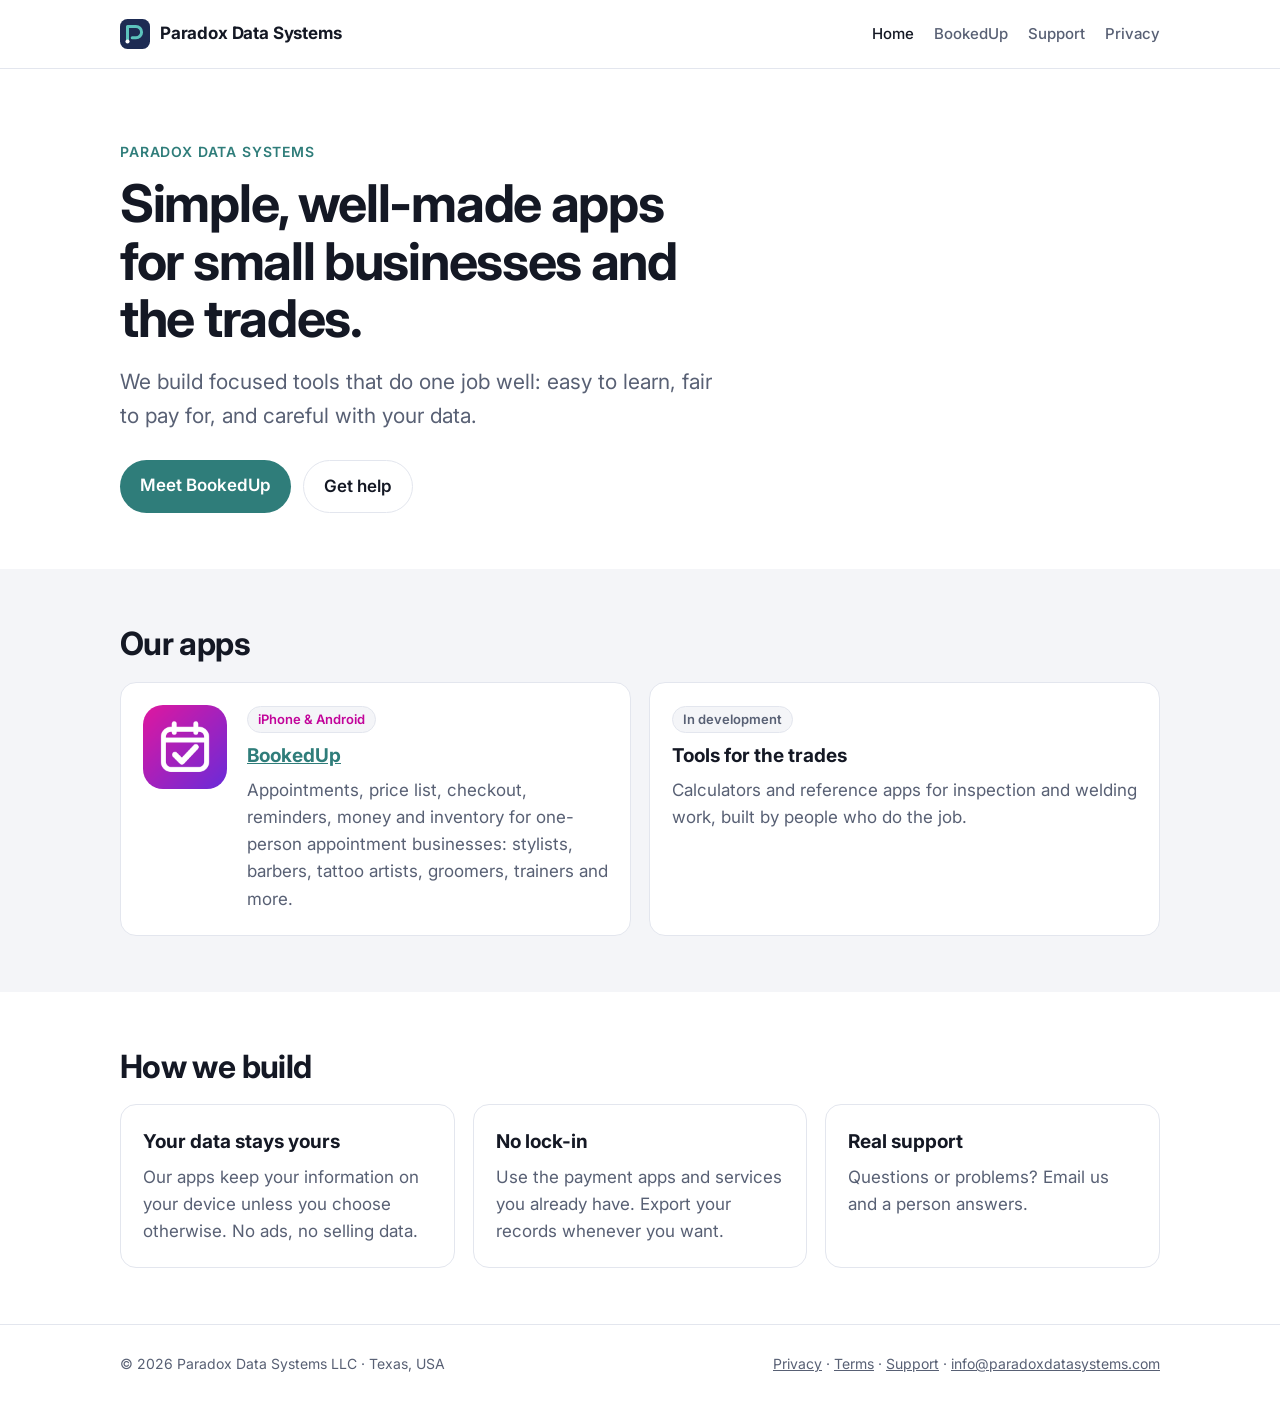
<file: index.html>
<!doctype html>
<html lang="en">
<head>
<meta charset="utf-8">
<meta name="viewport" content="width=device-width, initial-scale=1">
<title>Paradox Data Systems</title>
<meta name="description" content="Simple, well-made apps for small businesses and the trades, including BookedUp.">
<meta name="color-scheme" content="light dark">
<link rel="icon" href="./img/favicon.svg" type="image/svg+xml">
<link rel="preconnect" href="https://fonts.googleapis.com"><link rel="preconnect" href="https://fonts.gstatic.com" crossorigin>
<link href="https://fonts.googleapis.com/css2?family=Inter:wght@400;500;600;700&display=swap" rel="stylesheet">
<link rel="stylesheet" href="./style.css">
</head>
<body>
<header class="top"><div class="wrap">
  <a class="brand" href="./"><svg class="mark" viewBox="0 0 32 32" aria-hidden="true"><rect width="32" height="32" rx="8" fill="#1d2b53"/><path d="M8 24V8h9a6 6 0 0 1 0 12h-4" fill="none" stroke="#5cc3bd" stroke-width="3.2" stroke-linecap="round" stroke-linejoin="round"/><circle cx="8" cy="24" r="2.2" fill="#ffffff"/></svg><span>Paradox Data Systems</span></a>
  <nav class="nav" aria-label="Main"><a href="./" aria-current="page">Home</a><a href="./bookedup/">BookedUp</a><a href="./support/">Support</a><a href="./privacy/">Privacy</a></nav>
</div></header>
<main>

<div class="hero"><div class="wrap">
  <p class="eyebrow">Paradox Data Systems</p>
  <h1>Simple, well-made apps for small businesses and the trades.</h1>
  <p class="lead">We build focused tools that do one job well: easy to learn, fair to pay for, and careful with your data.</p>
  <div class="btns"><a class="btn" href="bookedup/">Meet BookedUp</a><a class="btn ghost" href="support/">Get help</a></div>
</div></div>

<section class="soft"><div class="wrap">
  <h2>Our apps</h2>
  <div class="grid" style="margin-top:18px">
    <div class="card product">
      <img src="img/bookedup-icon.png" alt="BookedUp app icon" width="84" height="84">
      <div>
        <span class="tag live">iPhone &amp; Android</span>
        <h3 style="margin-top:8px"><a href="bookedup/">BookedUp</a></h3>
        <p>Appointments, price list, checkout, reminders, money and inventory for one-person appointment businesses: stylists, barbers, tattoo artists, groomers, trainers and more.</p>
      </div>
    </div>
    <div class="card">
      <span class="tag">In development</span>
      <h3 style="margin-top:8px">Tools for the trades</h3>
      <p>Calculators and reference apps for inspection and welding work, built by people who do the job.</p>
    </div>
  </div>
</div></section>

<section><div class="wrap">
  <h2>How we build</h2>
  <div class="grid" style="margin-top:18px">
    <div class="card"><h3>Your data stays yours</h3><p>Our apps keep your information on your device unless you choose otherwise. No ads, no selling data.</p></div>
    <div class="card"><h3>No lock-in</h3><p>Use the payment apps and services you already have. Export your records whenever you want.</p></div>
    <div class="card"><h3>Real support</h3><p>Questions or problems? Email us and a person answers.</p></div>
  </div>
</div></section>

</main>
<footer><div class="wrap">
  <span>&copy; 2026 Paradox Data Systems LLC &middot; Texas, USA</span>
  <span><a href="./privacy/">Privacy</a> &middot; <a href="./terms/">Terms</a> &middot; <a href="./support/">Support</a> &middot; <a href="mailto:info@paradoxdatasystems.com">info@paradoxdatasystems.com</a></span>
</div></footer>
</body>
</html>
</file>
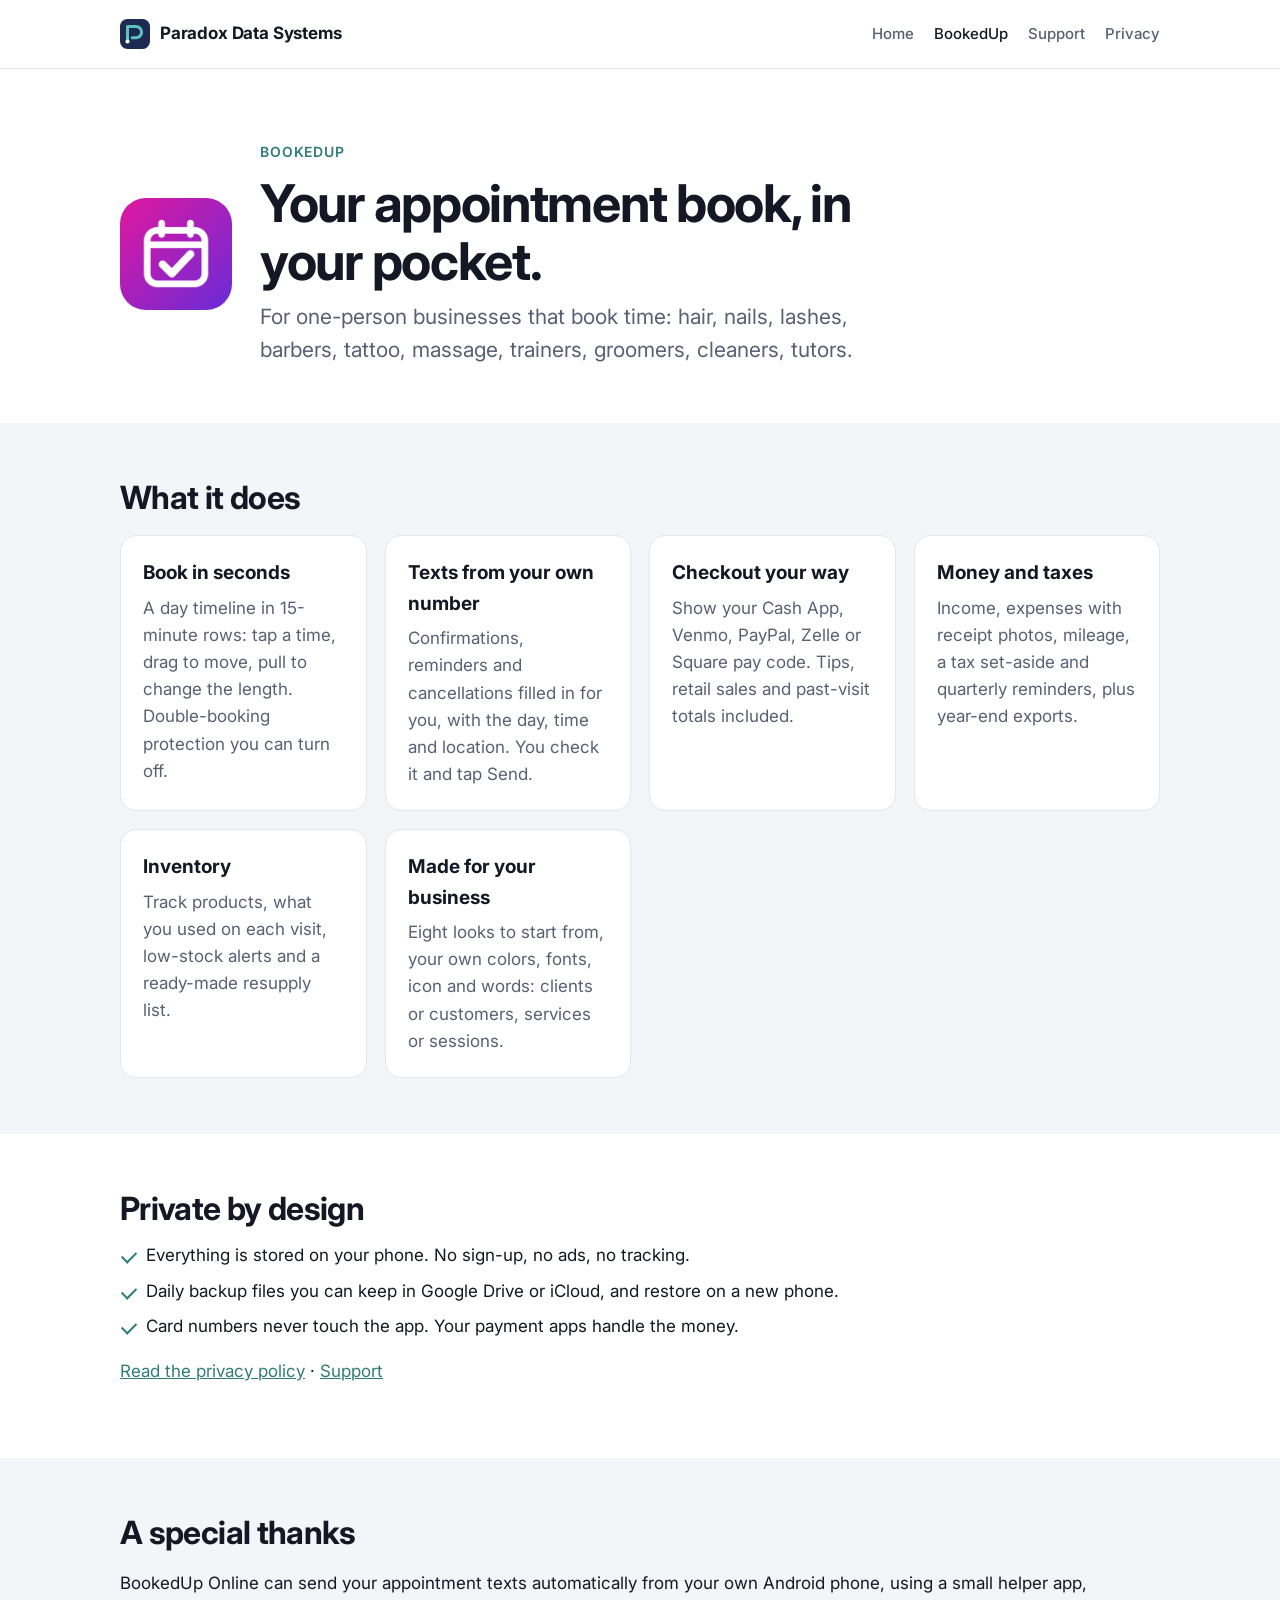
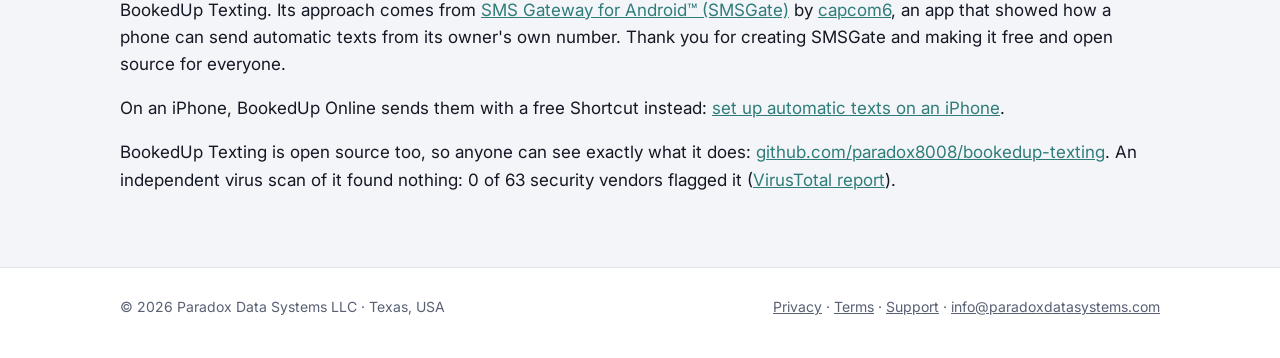
<file: bookedup/index.html>
<!doctype html>
<html lang="en">
<head>
<meta charset="utf-8">
<meta name="viewport" content="width=device-width, initial-scale=1">
<title>BookedUp by Paradox Data Systems</title>
<meta name="description" content="BookedUp: appointments, texts, checkout, money and inventory for one-person appointment businesses.">
<meta name="color-scheme" content="light dark">
<link rel="icon" href="../img/favicon.svg" type="image/svg+xml">
<link rel="preconnect" href="https://fonts.googleapis.com"><link rel="preconnect" href="https://fonts.gstatic.com" crossorigin>
<link href="https://fonts.googleapis.com/css2?family=Inter:wght@400;500;600;700&display=swap" rel="stylesheet">
<link rel="stylesheet" href="../style.css">
</head>
<body>
<header class="top"><div class="wrap">
  <a class="brand" href="../"><svg class="mark" viewBox="0 0 32 32" aria-hidden="true"><rect width="32" height="32" rx="8" fill="#1d2b53"/><path d="M8 24V8h9a6 6 0 0 1 0 12h-4" fill="none" stroke="#5cc3bd" stroke-width="3.2" stroke-linecap="round" stroke-linejoin="round"/><circle cx="8" cy="24" r="2.2" fill="#ffffff"/></svg><span>Paradox Data Systems</span></a>
  <nav class="nav" aria-label="Main"><a href="../">Home</a><a href="../bookedup/" aria-current="page">BookedUp</a><a href="../support/">Support</a><a href="../privacy/">Privacy</a></nav>
</div></header>
<main>

<div class="hero"><div class="wrap app-hero">
  <img src="../img/bookedup-icon.png" alt="BookedUp app icon" width="112" height="112" style="border-radius:26px">
  <div>
    <p class="eyebrow">BookedUp</p>
    <h1 style="margin-bottom:10px">Your appointment book, in your pocket.</h1>
    <p class="lead" style="margin:0">For one-person businesses that book time: hair, nails, lashes, barbers, tattoo, massage, trainers, groomers, cleaners, tutors.</p>
  </div>
</div></div>

<section class="soft"><div class="wrap">
  <h2>What it does</h2>
  <div class="grid" style="margin-top:18px">
    <div class="card"><h3>Book in seconds</h3><p>A day timeline in 15-minute rows: tap a time, drag to move, pull to change the length. Double-booking protection you can turn off.</p></div>
    <div class="card"><h3>Texts from your own number</h3><p>Confirmations, reminders and cancellations filled in for you, with the day, time and location. You check it and tap Send.</p></div>
    <div class="card"><h3>Checkout your way</h3><p>Show your Cash App, Venmo, PayPal, Zelle or Square pay code. Tips, retail sales and past-visit totals included.</p></div>
    <div class="card"><h3>Money and taxes</h3><p>Income, expenses with receipt photos, mileage, a tax set-aside and quarterly reminders, plus year-end exports.</p></div>
    <div class="card"><h3>Inventory</h3><p>Track products, what you used on each visit, low-stock alerts and a ready-made resupply list.</p></div>
    <div class="card"><h3>Made for your business</h3><p>Eight looks to start from, your own colors, fonts, icon and words: clients or customers, services or sessions.</p></div>
  </div>
</div></section>

<section><div class="wrap">
  <h2>Private by design</h2>
  <ul class="ticks">
    <li>Everything is stored on your phone. No sign-up, no ads, no tracking.</li>
    <li>Daily backup files you can keep in Google Drive or iCloud, and restore on a new phone.</li>
    <li>Card numbers never touch the app. Your payment apps handle the money.</li>
  </ul>
  <p style="margin-top:18px"><a href="../privacy/">Read the privacy policy</a> &middot; <a href="../support/">Support</a></p>
</div></section>

<section class="soft"><div class="wrap">
  <h2>A special thanks</h2>
  <p>BookedUp Online can send your appointment texts automatically from your own Android phone, using a small helper app, BookedUp Texting. Its approach comes from <a href="https://sms-gate.app">SMS Gateway for Android&trade; (SMSGate)</a> by <a href="https://github.com/capcom6">capcom6</a>, an app that showed how a phone can send automatic texts from its owner's own number. Thank you for creating SMSGate and making it free and open source for everyone.</p>
  <p>On an iPhone, BookedUp Online sends them with a free Shortcut instead: <a href="iphone-texts/">set up automatic texts on an iPhone</a>.</p>
  <p>BookedUp Texting is open source too, so anyone can see exactly what it does: <a href="https://github.com/paradox8008/bookedup-texting">github.com/paradox8008/bookedup-texting</a>. An independent virus scan of it found nothing: 0 of 63 security vendors flagged it (<a href="https://www.virustotal.com/gui/file/59bee5a8852191fafc49106bba1d7608e408feddc92a29aa963ddacdf9739ad3">VirusTotal report</a>).</p>
</div></section>

</main>
<footer><div class="wrap">
  <span>&copy; 2026 Paradox Data Systems LLC &middot; Texas, USA</span>
  <span><a href="../privacy/">Privacy</a> &middot; <a href="../terms/">Terms</a> &middot; <a href="../support/">Support</a> &middot; <a href="mailto:info@paradoxdatasystems.com">info@paradoxdatasystems.com</a></span>
</div></footer>
</body>
</html>
</file>
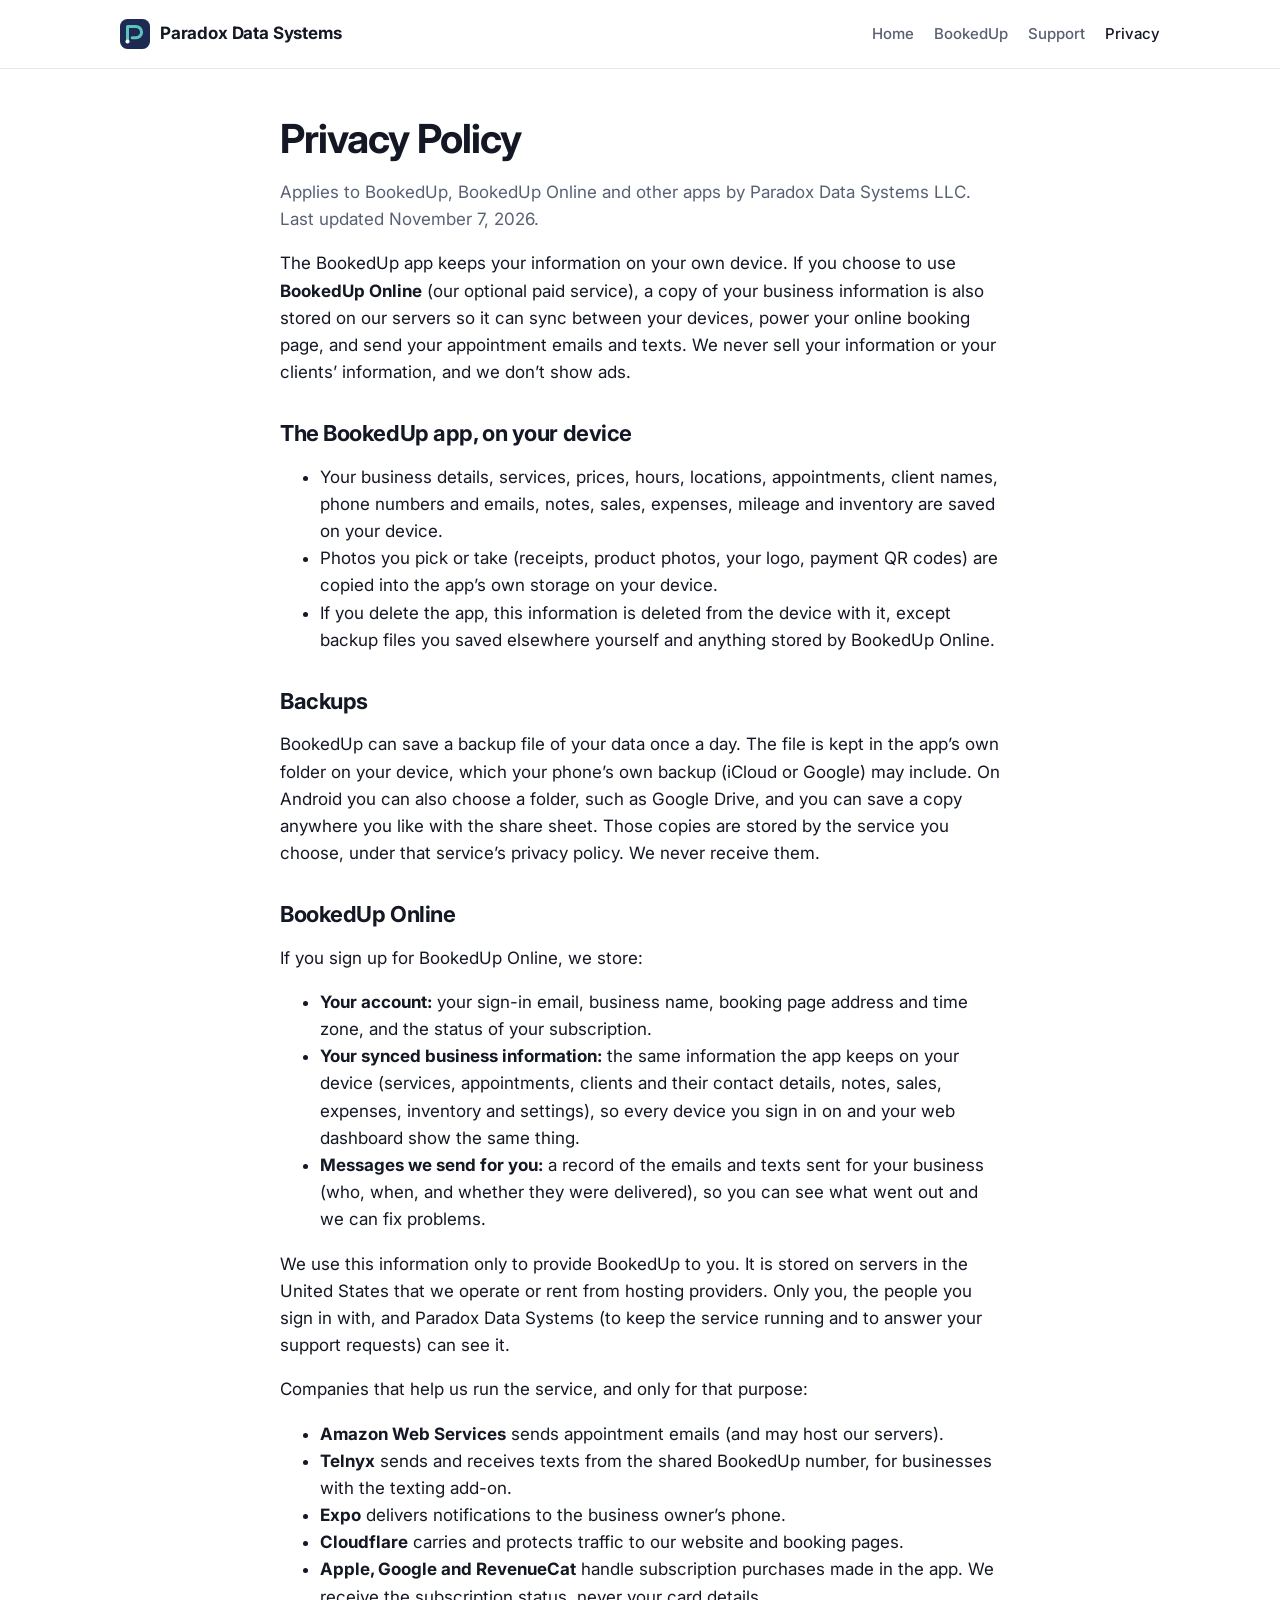
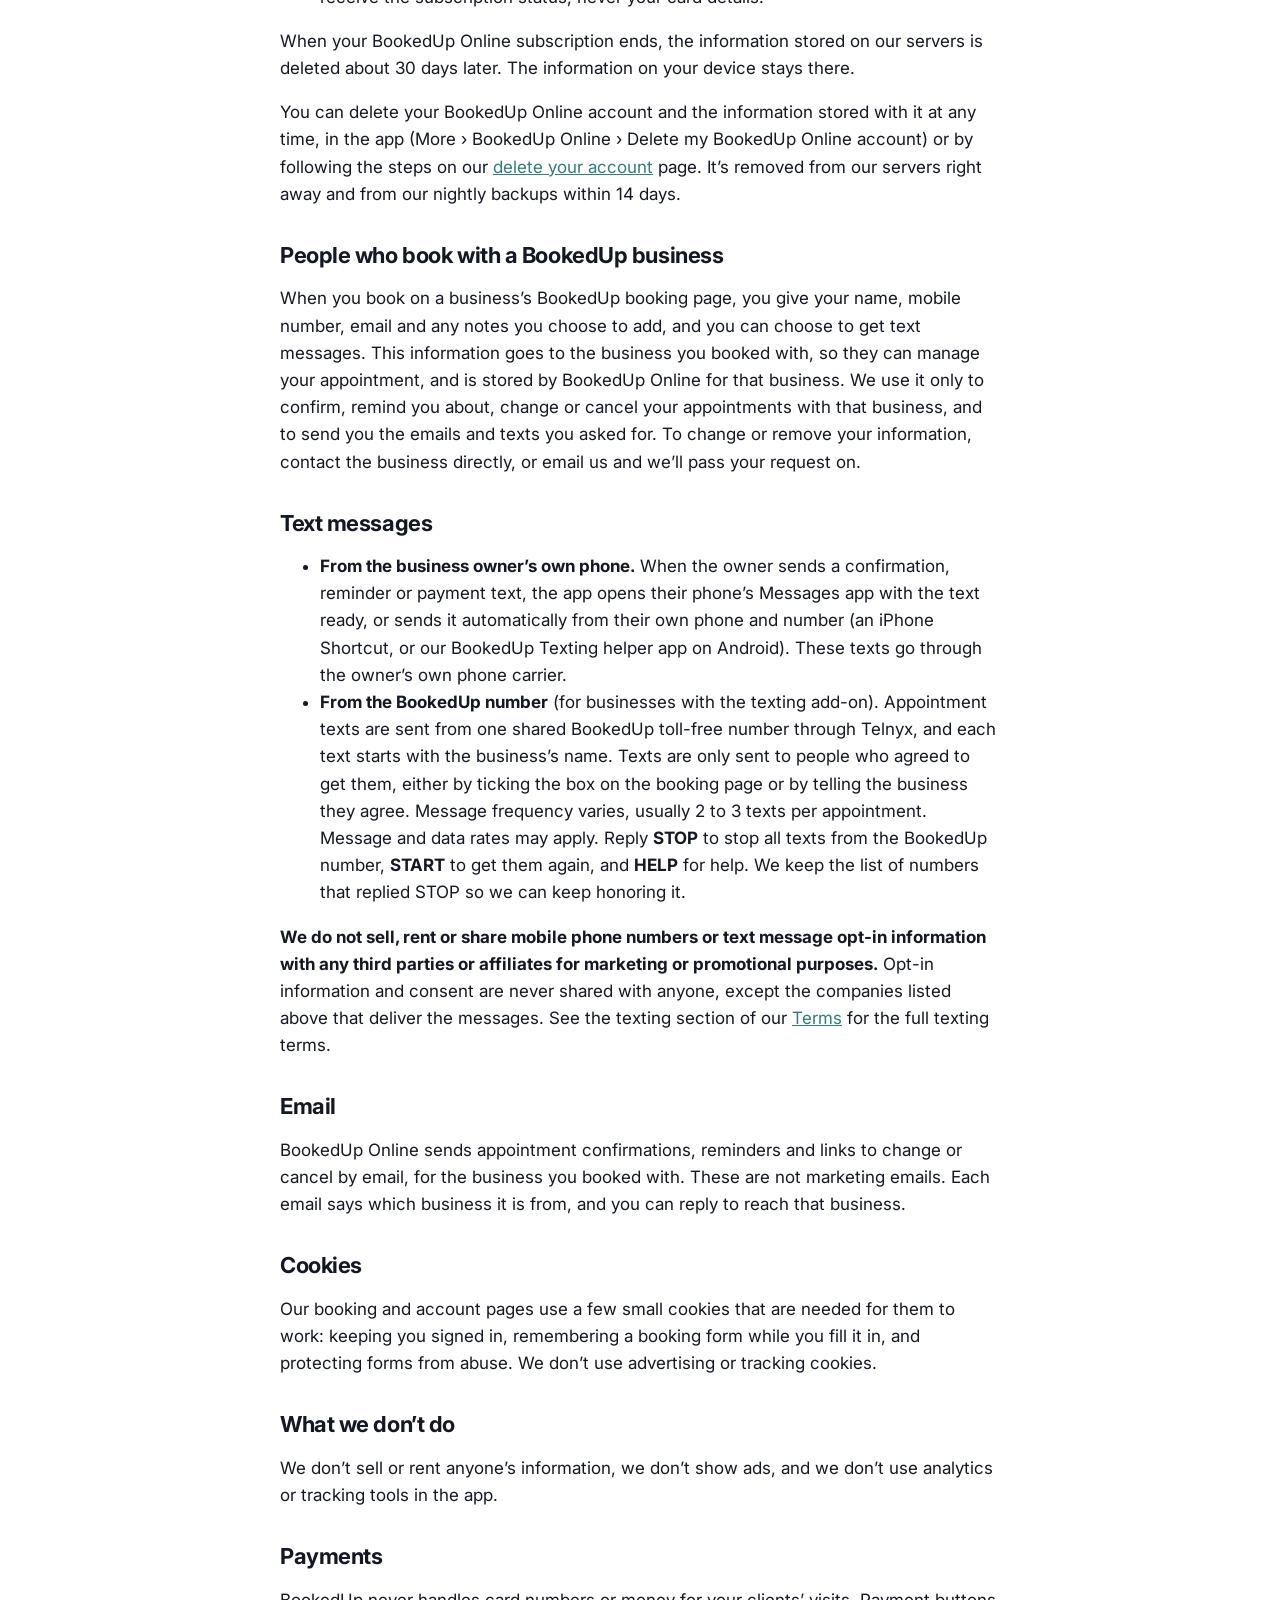
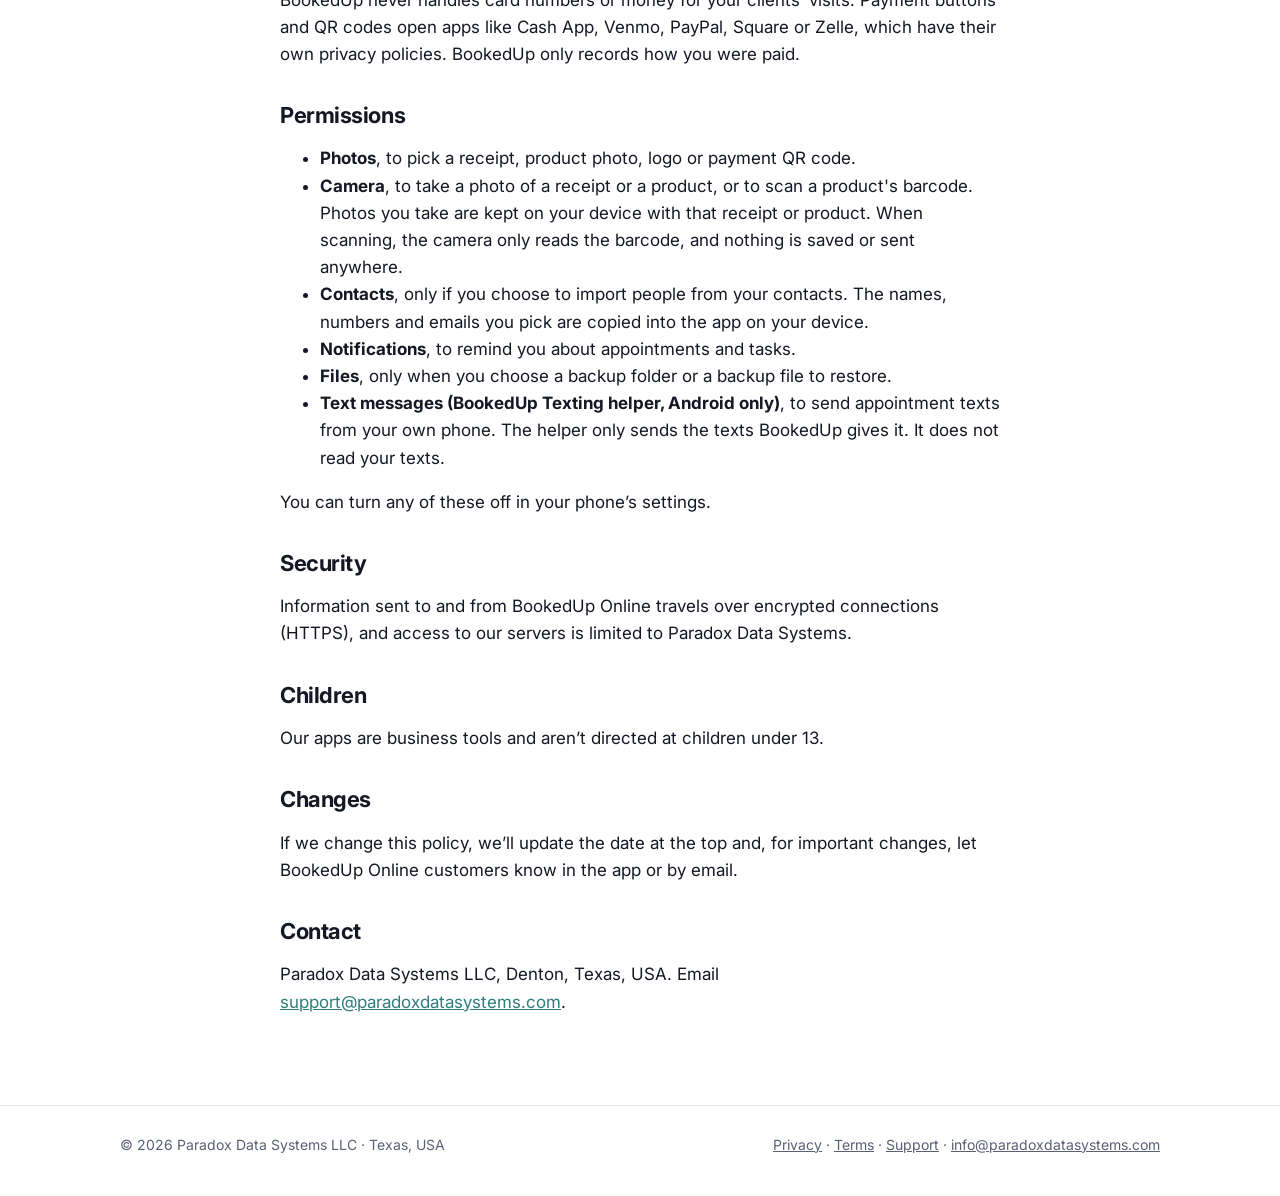
<file: privacy/index.html>
<!doctype html>
<html lang="en">
<head>
<meta charset="utf-8">
<meta name="viewport" content="width=device-width, initial-scale=1">
<title>Privacy Policy | Paradox Data Systems</title>
<meta name="description" content="How BookedUp, BookedUp Online and other Paradox Data Systems apps handle your data, including text messages.">
<meta name="color-scheme" content="light dark">
<link rel="icon" href="../img/favicon.svg" type="image/svg+xml">
<link rel="preconnect" href="https://fonts.googleapis.com"><link rel="preconnect" href="https://fonts.gstatic.com" crossorigin>
<link href="https://fonts.googleapis.com/css2?family=Inter:wght@400;500;600;700&display=swap" rel="stylesheet">
<link rel="stylesheet" href="../style.css">
</head>
<body>
<header class="top"><div class="wrap">
  <a class="brand" href="../"><svg class="mark" viewBox="0 0 32 32" aria-hidden="true"><rect width="32" height="32" rx="8" fill="#1d2b53"/><path d="M8 24V8h9a6 6 0 0 1 0 12h-4" fill="none" stroke="#5cc3bd" stroke-width="3.2" stroke-linecap="round" stroke-linejoin="round"/><circle cx="8" cy="24" r="2.2" fill="#ffffff"/></svg><span>Paradox Data Systems</span></a>
  <nav class="nav" aria-label="Main"><a href="../">Home</a><a href="../bookedup/">BookedUp</a><a href="../support/">Support</a><a href="../privacy/" aria-current="page">Privacy</a></nav>
</div></header>
<main>

<div class="doc">
  <h1>Privacy Policy</h1>
  <p class="muted">Applies to BookedUp, BookedUp Online and other apps by Paradox Data Systems LLC. Last updated November 7, 2026.</p>
  <p>The BookedUp app keeps your information on your own device. If you choose to use <strong>BookedUp Online</strong> (our optional paid service), a copy of your business information is also stored on our servers so it can sync between your devices, power your online booking page, and send your appointment emails and texts. We never sell your information or your clients&rsquo; information, and we don&rsquo;t show ads.</p>

  <h2>The BookedUp app, on your device</h2>
  <ul>
    <li>Your business details, services, prices, hours, locations, appointments, client names, phone numbers and emails, notes, sales, expenses, mileage and inventory are saved on your device.</li>
    <li>Photos you pick or take (receipts, product photos, your logo, payment QR codes) are copied into the app&rsquo;s own storage on your device.</li>
    <li>If you delete the app, this information is deleted from the device with it, except backup files you saved elsewhere yourself and anything stored by BookedUp Online.</li>
  </ul>

  <h2>Backups</h2>
  <p>BookedUp can save a backup file of your data once a day. The file is kept in the app&rsquo;s own folder on your device, which your phone&rsquo;s own backup (iCloud or Google) may include. On Android you can also choose a folder, such as Google Drive, and you can save a copy anywhere you like with the share sheet. Those copies are stored by the service you choose, under that service&rsquo;s privacy policy. We never receive them.</p>

  <h2>BookedUp Online</h2>
  <p>If you sign up for BookedUp Online, we store:</p>
  <ul>
    <li><strong>Your account:</strong> your sign-in email, business name, booking page address and time zone, and the status of your subscription.</li>
    <li><strong>Your synced business information:</strong> the same information the app keeps on your device (services, appointments, clients and their contact details, notes, sales, expenses, inventory and settings), so every device you sign in on and your web dashboard show the same thing.</li>
    <li><strong>Messages we send for you:</strong> a record of the emails and texts sent for your business (who, when, and whether they were delivered), so you can see what went out and we can fix problems.</li>
  </ul>
  <p>We use this information only to provide BookedUp to you. It is stored on servers in the United States that we operate or rent from hosting providers. Only you, the people you sign in with, and Paradox Data Systems (to keep the service running and to answer your support requests) can see it.</p>
  <p>Companies that help us run the service, and only for that purpose:</p>
  <ul>
    <li><strong>Amazon Web Services</strong> sends appointment emails (and may host our servers).</li>
    <li><strong>Telnyx</strong> sends and receives texts from the shared BookedUp number, for businesses with the texting add-on.</li>
    <li><strong>Expo</strong> delivers notifications to the business owner&rsquo;s phone.</li>
    <li><strong>Cloudflare</strong> carries and protects traffic to our website and booking pages.</li>
    <li><strong>Apple, Google and RevenueCat</strong> handle subscription purchases made in the app. We receive the subscription status, never your card details.</li>
  </ul>
  <p>When your BookedUp Online subscription ends, the information stored on our servers is deleted about 30 days later. The information on your device stays there.</p>
  <p>You can delete your BookedUp Online account and the information stored with it at any time, in the app (More &rsaquo; BookedUp Online &rsaquo; Delete my BookedUp Online account) or by following the steps on our <a href="../bookedup/delete-account/">delete your account</a> page. It&rsquo;s removed from our servers right away and from our nightly backups within 14 days.</p>

  <h2>People who book with a BookedUp business</h2>
  <p>When you book on a business&rsquo;s BookedUp booking page, you give your name, mobile number, email and any notes you choose to add, and you can choose to get text messages. This information goes to the business you booked with, so they can manage your appointment, and is stored by BookedUp Online for that business. We use it only to confirm, remind you about, change or cancel your appointments with that business, and to send you the emails and texts you asked for. To change or remove your information, contact the business directly, or email us and we&rsquo;ll pass your request on.</p>

  <h2>Text messages</h2>
  <ul>
    <li><strong>From the business owner&rsquo;s own phone.</strong> When the owner sends a confirmation, reminder or payment text, the app opens their phone&rsquo;s Messages app with the text ready, or sends it automatically from their own phone and number (an iPhone Shortcut, or our BookedUp Texting helper app on Android). These texts go through the owner&rsquo;s own phone carrier.</li>
    <li><strong>From the BookedUp number</strong> (for businesses with the texting add-on). Appointment texts are sent from one shared BookedUp toll-free number through Telnyx, and each text starts with the business&rsquo;s name. Texts are only sent to people who agreed to get them, either by ticking the box on the booking page or by telling the business they agree. Message frequency varies, usually 2 to 3 texts per appointment. Message and data rates may apply. Reply <strong>STOP</strong> to stop all texts from the BookedUp number, <strong>START</strong> to get them again, and <strong>HELP</strong> for help. We keep the list of numbers that replied STOP so we can keep honoring it.</li>
  </ul>
  <p><strong>We do not sell, rent or share mobile phone numbers or text message opt-in information with any third parties or affiliates for marketing or promotional purposes.</strong> Opt-in information and consent are never shared with anyone, except the companies listed above that deliver the messages. See the texting section of our <a href="../terms/">Terms</a> for the full texting terms.</p>

  <h2>Email</h2>
  <p>BookedUp Online sends appointment confirmations, reminders and links to change or cancel by email, for the business you booked with. These are not marketing emails. Each email says which business it is from, and you can reply to reach that business.</p>

  <h2>Cookies</h2>
  <p>Our booking and account pages use a few small cookies that are needed for them to work: keeping you signed in, remembering a booking form while you fill it in, and protecting forms from abuse. We don&rsquo;t use advertising or tracking cookies.</p>

  <h2>What we don&rsquo;t do</h2>
  <p>We don&rsquo;t sell or rent anyone&rsquo;s information, we don&rsquo;t show ads, and we don&rsquo;t use analytics or tracking tools in the app.</p>

  <h2>Payments</h2>
  <p>BookedUp never handles card numbers or money for your clients&rsquo; visits. Payment buttons and QR codes open apps like Cash App, Venmo, PayPal, Square or Zelle, which have their own privacy policies. BookedUp only records how you were paid.</p>

  <h2>Permissions</h2>
  <ul>
    <li><strong>Photos</strong>, to pick a receipt, product photo, logo or payment QR code.</li>
    <li><strong>Camera</strong>, to take a photo of a receipt or a product, or to scan a product's barcode. Photos you take are kept on your device with that receipt or product. When scanning, the camera only reads the barcode, and nothing is saved or sent anywhere.</li>
    <li><strong>Contacts</strong>, only if you choose to import people from your contacts. The names, numbers and emails you pick are copied into the app on your device.</li>
    <li><strong>Notifications</strong>, to remind you about appointments and tasks.</li>
    <li><strong>Files</strong>, only when you choose a backup folder or a backup file to restore.</li>
    <li><strong>Text messages (BookedUp Texting helper, Android only)</strong>, to send appointment texts from your own phone. The helper only sends the texts BookedUp gives it. It does not read your texts.</li>
  </ul>
  <p>You can turn any of these off in your phone&rsquo;s settings.</p>

  <h2>Security</h2>
  <p>Information sent to and from BookedUp Online travels over encrypted connections (HTTPS), and access to our servers is limited to Paradox Data Systems.</p>

  <h2>Children</h2>
  <p>Our apps are business tools and aren&rsquo;t directed at children under 13.</p>

  <h2>Changes</h2>
  <p>If we change this policy, we&rsquo;ll update the date at the top and, for important changes, let BookedUp Online customers know in the app or by email.</p>

  <h2>Contact</h2>
  <p>Paradox Data Systems LLC, Denton, Texas, USA. Email <a href="mailto:support@paradoxdatasystems.com">support@paradoxdatasystems.com</a>.</p>
</div>

</main>
<footer><div class="wrap">
  <span>&copy; 2026 Paradox Data Systems LLC &middot; Texas, USA</span>
  <span><a href="../privacy/">Privacy</a> &middot; <a href="../terms/">Terms</a> &middot; <a href="../support/">Support</a> &middot; <a href="mailto:info@paradoxdatasystems.com">info@paradoxdatasystems.com</a></span>
</div></footer>
</body>
</html>
</file>
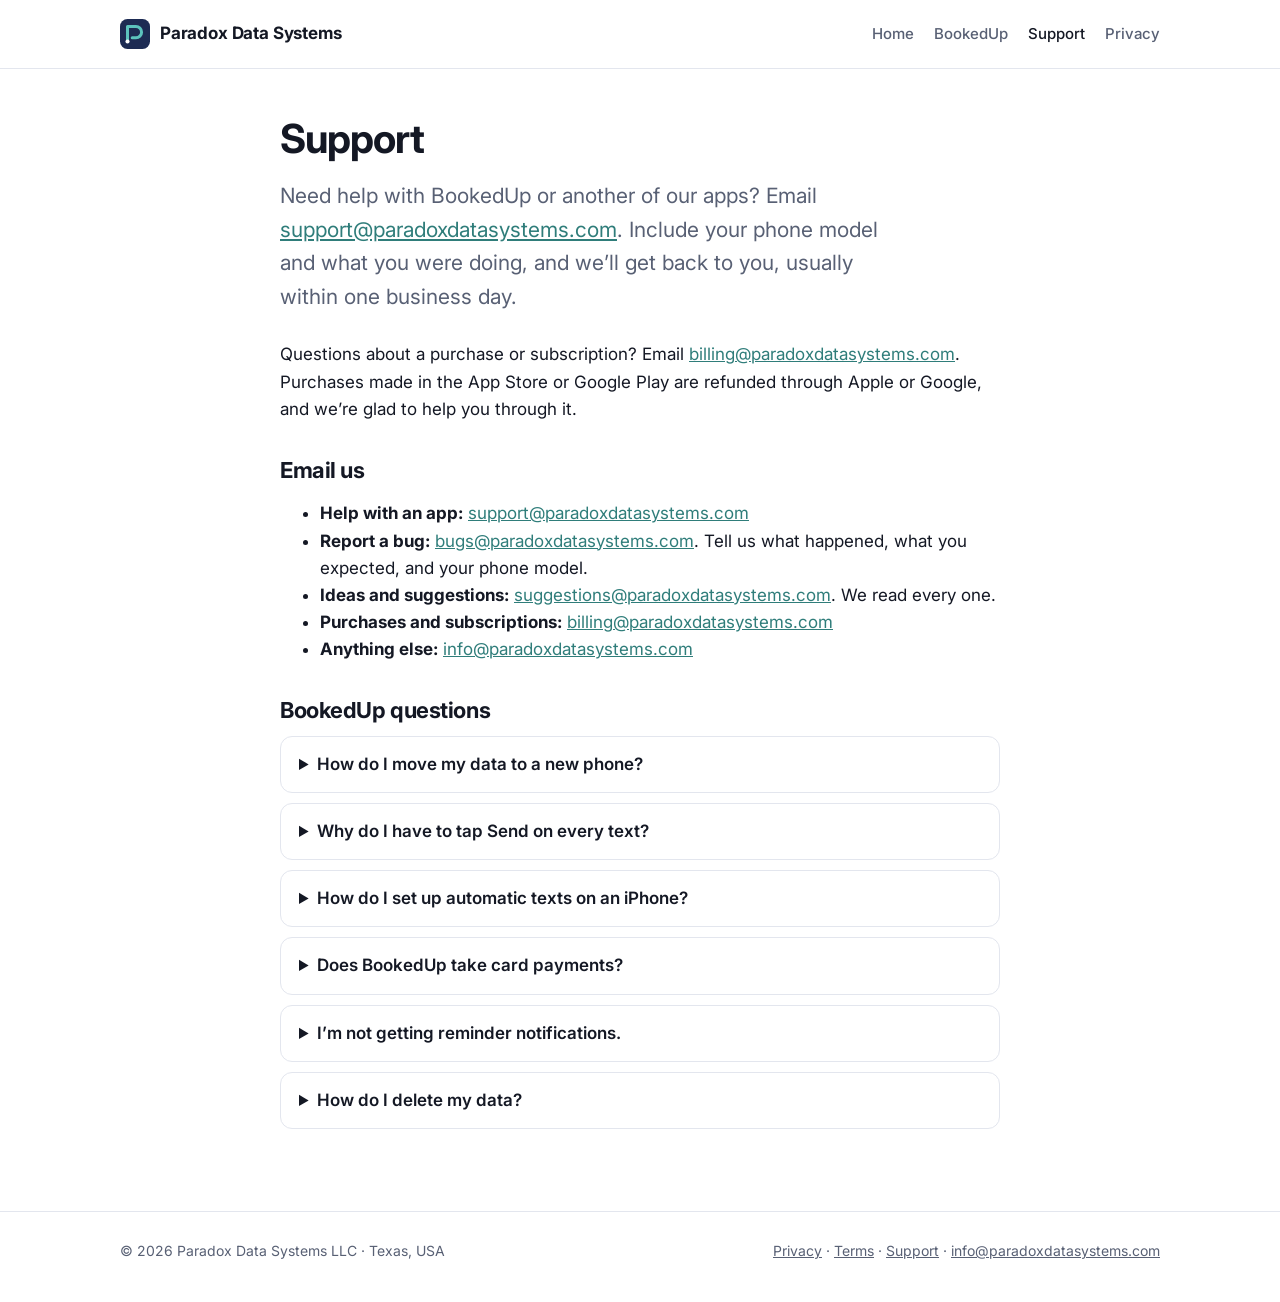
<file: support/index.html>
<!doctype html>
<html lang="en">
<head>
<meta charset="utf-8">
<meta name="viewport" content="width=device-width, initial-scale=1">
<title>Support | Paradox Data Systems</title>
<meta name="description" content="Help with BookedUp and other Paradox Data Systems apps.">
<meta name="color-scheme" content="light dark">
<link rel="icon" href="../img/favicon.svg" type="image/svg+xml">
<link rel="preconnect" href="https://fonts.googleapis.com"><link rel="preconnect" href="https://fonts.gstatic.com" crossorigin>
<link href="https://fonts.googleapis.com/css2?family=Inter:wght@400;500;600;700&display=swap" rel="stylesheet">
<link rel="stylesheet" href="../style.css">
</head>
<body>
<header class="top"><div class="wrap">
  <a class="brand" href="../"><svg class="mark" viewBox="0 0 32 32" aria-hidden="true"><rect width="32" height="32" rx="8" fill="#1d2b53"/><path d="M8 24V8h9a6 6 0 0 1 0 12h-4" fill="none" stroke="#5cc3bd" stroke-width="3.2" stroke-linecap="round" stroke-linejoin="round"/><circle cx="8" cy="24" r="2.2" fill="#ffffff"/></svg><span>Paradox Data Systems</span></a>
  <nav class="nav" aria-label="Main"><a href="../">Home</a><a href="../bookedup/">BookedUp</a><a href="../support/" aria-current="page">Support</a><a href="../privacy/">Privacy</a></nav>
</div></header>
<main>

<div class="doc">
  <h1>Support</h1>
  <p class="lead">Need help with BookedUp or another of our apps? Email <a href="mailto:support@paradoxdatasystems.com">support@paradoxdatasystems.com</a>. Include your phone model and what you were doing, and we&rsquo;ll get back to you, usually within one business day.</p>
  <p>Questions about a purchase or subscription? Email <a href="mailto:billing@paradoxdatasystems.com">billing@paradoxdatasystems.com</a>. Purchases made in the App Store or Google Play are refunded through Apple or Google, and we&rsquo;re glad to help you through it.</p>

  <h2>Email us</h2>
  <ul>
    <li><strong>Help with an app:</strong> <a href="mailto:support@paradoxdatasystems.com">support@paradoxdatasystems.com</a></li>
    <li><strong>Report a bug:</strong> <a href="mailto:bugs@paradoxdatasystems.com">bugs@paradoxdatasystems.com</a>. Tell us what happened, what you expected, and your phone model.</li>
    <li><strong>Ideas and suggestions:</strong> <a href="mailto:suggestions@paradoxdatasystems.com">suggestions@paradoxdatasystems.com</a>. We read every one.</li>
    <li><strong>Purchases and subscriptions:</strong> <a href="mailto:billing@paradoxdatasystems.com">billing@paradoxdatasystems.com</a></li>
    <li><strong>Anything else:</strong> <a href="mailto:info@paradoxdatasystems.com">info@paradoxdatasystems.com</a></li>
  </ul>

  <h2>BookedUp questions</h2>
  <details><summary>How do I move my data to a new phone?</summary>
    <p>On your old phone, open More &rsaquo; Your data and tap Back up now (on Android, pick a backup folder like Google Drive first). On the new phone, install BookedUp and choose &ldquo;Moving from another phone? Restore a backup&rdquo; on the first screen, then pick your backup file.</p></details>
  <details><summary>Why do I have to tap Send on every text?</summary>
    <p>Texts go out from your own phone number through your Messages app, so there are no texting fees. Phones require you to tap Send yourself. BookedUp fills in the message for you.</p></details>
  <details><summary>How do I set up automatic texts on an iPhone?</summary>
    <p>With BookedUp Online, our free BookedUp Texts Shortcut sends them for you at set times. <a href="../bookedup/iphone-texts/">Follow the iPhone setup steps</a>.</p></details>
  <details><summary>Does BookedUp take card payments?</summary>
    <p>No. BookedUp shows your own payment app&rsquo;s pay code (Cash App, Venmo, PayPal, Zelle, Square) and records how you were paid. Card numbers never go through the app.</p></details>
  <details><summary>I&rsquo;m not getting reminder notifications.</summary>
    <p>Check that notifications are allowed for BookedUp in your phone&rsquo;s settings, and that texting is on in More &rsaquo; Texts and reminders. On Android, turning off battery optimization for BookedUp helps reminders arrive on time.</p></details>
  <details><summary>How do I delete my data?</summary>
    <p>Open More &rsaquo; Your data &rsaquo; Erase everything on this phone, or uninstall the app. Delete any backup files you saved to Drive or iCloud yourself. Without BookedUp Online we don&rsquo;t hold a copy.</p>
    <p>Using BookedUp Online? <a href="../bookedup/delete-account/">Delete your BookedUp Online account</a> and everything we keep for it.</p></details>
</div>

</main>
<footer><div class="wrap">
  <span>&copy; 2026 Paradox Data Systems LLC &middot; Texas, USA</span>
  <span><a href="../privacy/">Privacy</a> &middot; <a href="../terms/">Terms</a> &middot; <a href="../support/">Support</a> &middot; <a href="mailto:info@paradoxdatasystems.com">info@paradoxdatasystems.com</a></span>
</div></footer>
</body>
</html>
</file>
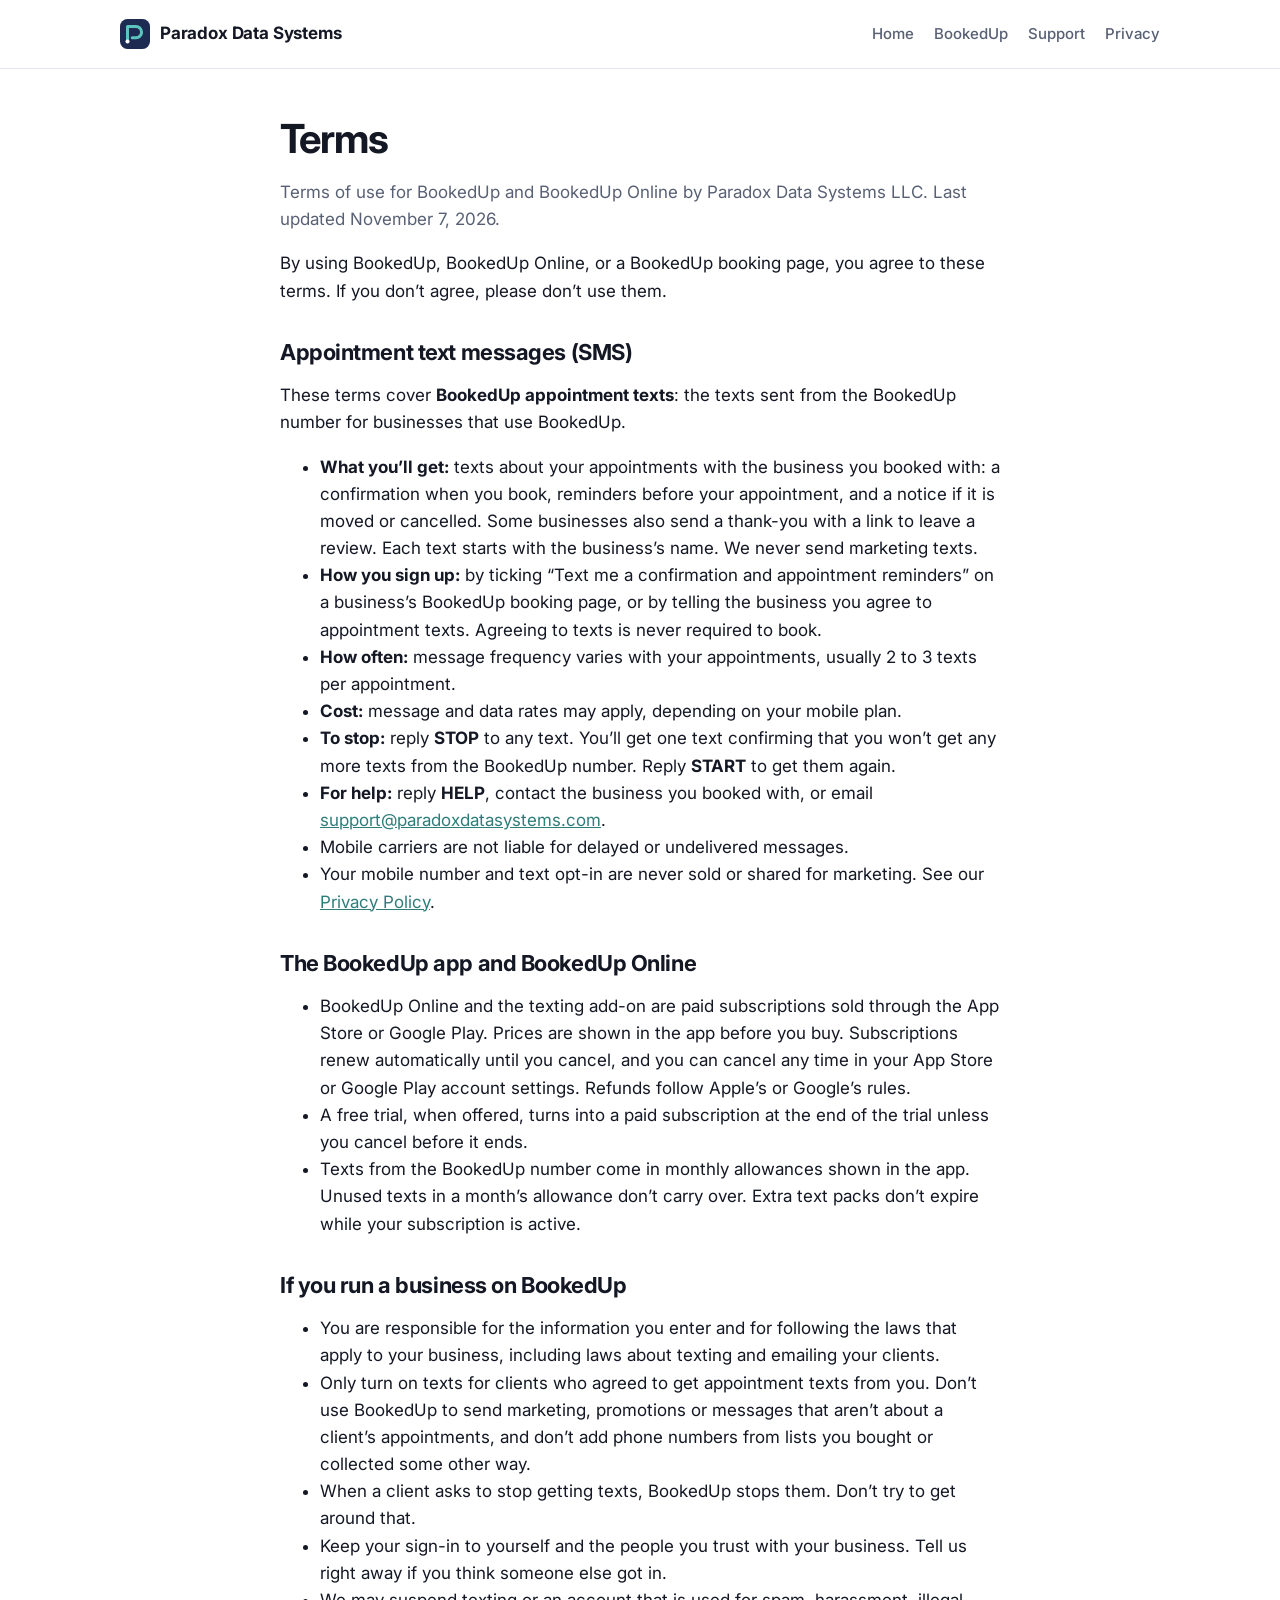
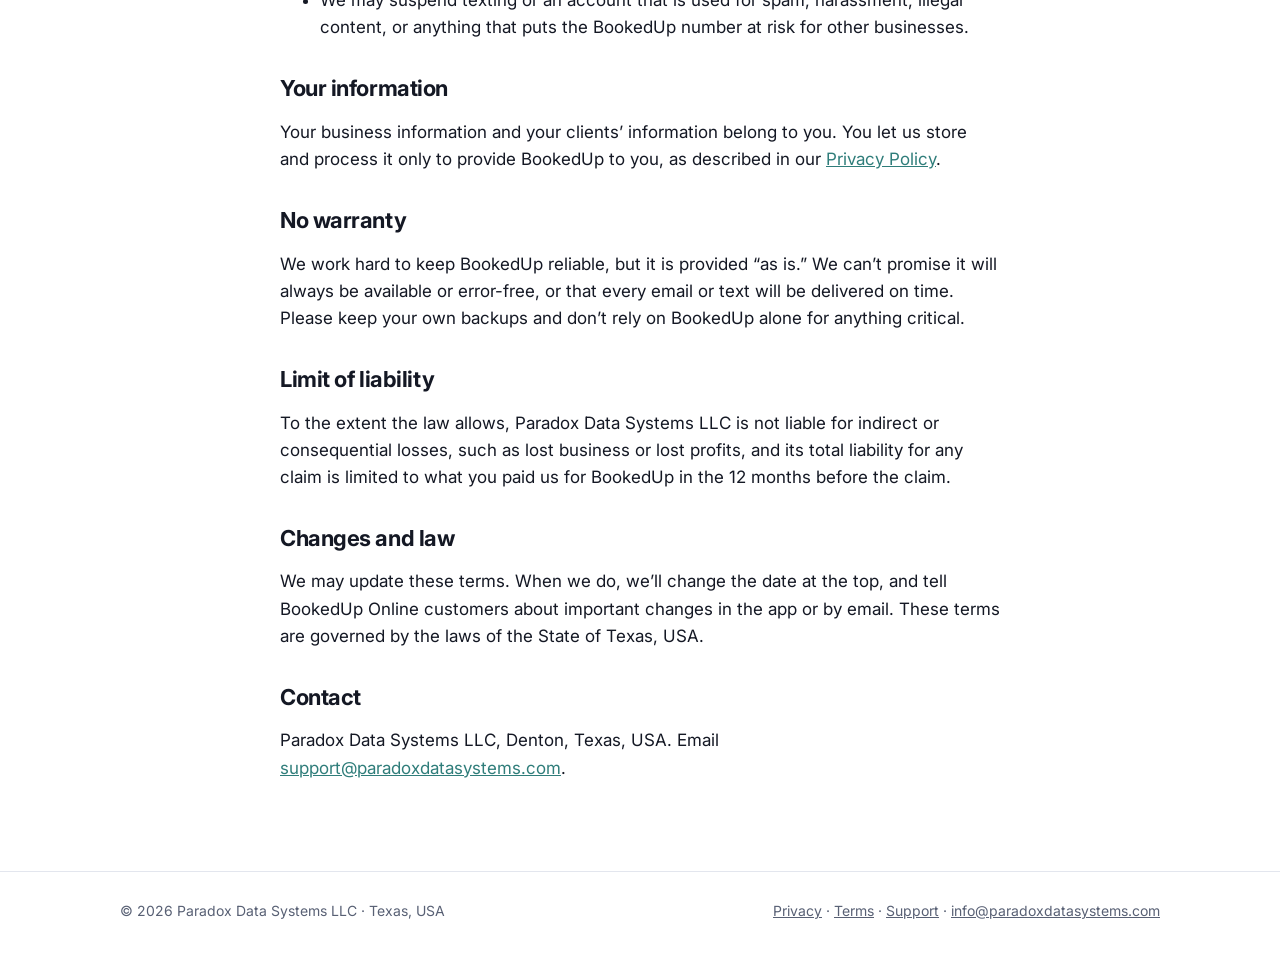
<file: terms/index.html>
<!doctype html>
<html lang="en">
<head>
<meta charset="utf-8">
<meta name="viewport" content="width=device-width, initial-scale=1">
<title>Terms | Paradox Data Systems</title>
<meta name="description" content="Terms of use for BookedUp and BookedUp Online, including the BookedUp appointment text message terms.">
<meta name="color-scheme" content="light dark">
<link rel="icon" href="../img/favicon.svg" type="image/svg+xml">
<link rel="preconnect" href="https://fonts.googleapis.com"><link rel="preconnect" href="https://fonts.gstatic.com" crossorigin>
<link href="https://fonts.googleapis.com/css2?family=Inter:wght@400;500;600;700&display=swap" rel="stylesheet">
<link rel="stylesheet" href="../style.css">
</head>
<body>
<header class="top"><div class="wrap">
  <a class="brand" href="../"><svg class="mark" viewBox="0 0 32 32" aria-hidden="true"><rect width="32" height="32" rx="8" fill="#1d2b53"/><path d="M8 24V8h9a6 6 0 0 1 0 12h-4" fill="none" stroke="#5cc3bd" stroke-width="3.2" stroke-linecap="round" stroke-linejoin="round"/><circle cx="8" cy="24" r="2.2" fill="#ffffff"/></svg><span>Paradox Data Systems</span></a>
  <nav class="nav" aria-label="Main"><a href="../">Home</a><a href="../bookedup/">BookedUp</a><a href="../support/">Support</a><a href="../privacy/">Privacy</a></nav>
</div></header>
<main>

<div class="doc">
  <h1>Terms</h1>
  <p class="muted">Terms of use for BookedUp and BookedUp Online by Paradox Data Systems LLC. Last updated November 7, 2026.</p>
  <p>By using BookedUp, BookedUp Online, or a BookedUp booking page, you agree to these terms. If you don&rsquo;t agree, please don&rsquo;t use them.</p>

  <h2 id="texts">Appointment text messages (SMS)</h2>
  <p>These terms cover <strong>BookedUp appointment texts</strong>: the texts sent from the BookedUp number for businesses that use BookedUp.</p>
  <ul>
    <li><strong>What you&rsquo;ll get:</strong> texts about your appointments with the business you booked with: a confirmation when you book, reminders before your appointment, and a notice if it is moved or cancelled. Some businesses also send a thank-you with a link to leave a review. Each text starts with the business&rsquo;s name. We never send marketing texts.</li>
    <li><strong>How you sign up:</strong> by ticking &ldquo;Text me a confirmation and appointment reminders&rdquo; on a business&rsquo;s BookedUp booking page, or by telling the business you agree to appointment texts. Agreeing to texts is never required to book.</li>
    <li><strong>How often:</strong> message frequency varies with your appointments, usually 2 to 3 texts per appointment.</li>
    <li><strong>Cost:</strong> message and data rates may apply, depending on your mobile plan.</li>
    <li><strong>To stop:</strong> reply <strong>STOP</strong> to any text. You&rsquo;ll get one text confirming that you won&rsquo;t get any more texts from the BookedUp number. Reply <strong>START</strong> to get them again.</li>
    <li><strong>For help:</strong> reply <strong>HELP</strong>, contact the business you booked with, or email <a href="mailto:support@paradoxdatasystems.com">support@paradoxdatasystems.com</a>.</li>
    <li>Mobile carriers are not liable for delayed or undelivered messages.</li>
    <li>Your mobile number and text opt-in are never sold or shared for marketing. See our <a href="../privacy/">Privacy Policy</a>.</li>
  </ul>

  <h2>The BookedUp app and BookedUp Online</h2>
  <ul>
    <li>BookedUp Online and the texting add-on are paid subscriptions sold through the App Store or Google Play. Prices are shown in the app before you buy. Subscriptions renew automatically until you cancel, and you can cancel any time in your App Store or Google Play account settings. Refunds follow Apple&rsquo;s or Google&rsquo;s rules.</li>
    <li>A free trial, when offered, turns into a paid subscription at the end of the trial unless you cancel before it ends.</li>
    <li>Texts from the BookedUp number come in monthly allowances shown in the app. Unused texts in a month&rsquo;s allowance don&rsquo;t carry over. Extra text packs don&rsquo;t expire while your subscription is active.</li>
  </ul>

  <h2>If you run a business on BookedUp</h2>
  <ul>
    <li>You are responsible for the information you enter and for following the laws that apply to your business, including laws about texting and emailing your clients.</li>
    <li>Only turn on texts for clients who agreed to get appointment texts from you. Don&rsquo;t use BookedUp to send marketing, promotions or messages that aren&rsquo;t about a client&rsquo;s appointments, and don&rsquo;t add phone numbers from lists you bought or collected some other way.</li>
    <li>When a client asks to stop getting texts, BookedUp stops them. Don&rsquo;t try to get around that.</li>
    <li>Keep your sign-in to yourself and the people you trust with your business. Tell us right away if you think someone else got in.</li>
    <li>We may suspend texting or an account that is used for spam, harassment, illegal content, or anything that puts the BookedUp number at risk for other businesses.</li>
  </ul>

  <h2>Your information</h2>
  <p>Your business information and your clients&rsquo; information belong to you. You let us store and process it only to provide BookedUp to you, as described in our <a href="../privacy/">Privacy Policy</a>.</p>

  <h2>No warranty</h2>
  <p>We work hard to keep BookedUp reliable, but it is provided &ldquo;as is.&rdquo; We can&rsquo;t promise it will always be available or error-free, or that every email or text will be delivered on time. Please keep your own backups and don&rsquo;t rely on BookedUp alone for anything critical.</p>

  <h2>Limit of liability</h2>
  <p>To the extent the law allows, Paradox Data Systems LLC is not liable for indirect or consequential losses, such as lost business or lost profits, and its total liability for any claim is limited to what you paid us for BookedUp in the 12 months before the claim.</p>

  <h2>Changes and law</h2>
  <p>We may update these terms. When we do, we&rsquo;ll change the date at the top, and tell BookedUp Online customers about important changes in the app or by email. These terms are governed by the laws of the State of Texas, USA.</p>

  <h2>Contact</h2>
  <p>Paradox Data Systems LLC, Denton, Texas, USA. Email <a href="mailto:support@paradoxdatasystems.com">support@paradoxdatasystems.com</a>.</p>
</div>

</main>
<footer><div class="wrap">
  <span>&copy; 2026 Paradox Data Systems LLC &middot; Texas, USA</span>
  <span><a href="../privacy/">Privacy</a> &middot; <a href="../terms/">Terms</a> &middot; <a href="../support/">Support</a> &middot; <a href="mailto:info@paradoxdatasystems.com">info@paradoxdatasystems.com</a></span>
</div></footer>
</body>
</html>
</file>
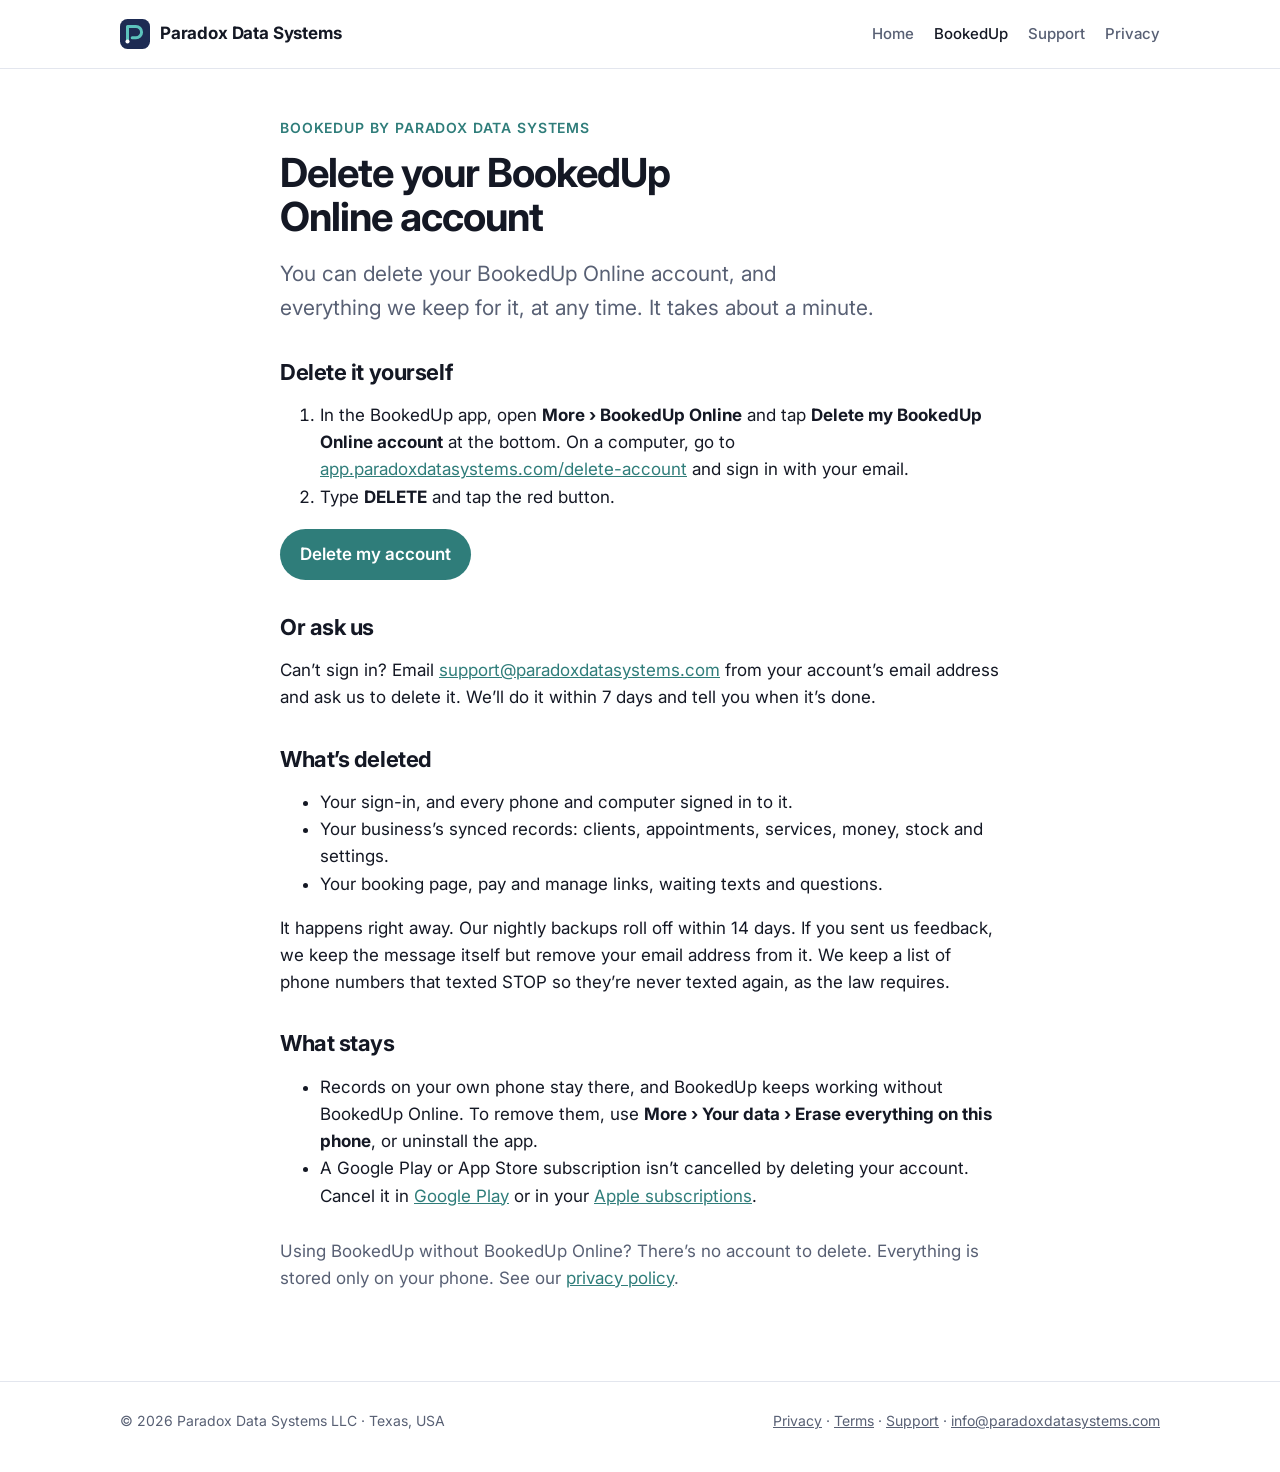
<file: bookedup/delete-account/index.html>
<!doctype html>
<html lang="en">
<head>
<meta charset="utf-8">
<meta name="viewport" content="width=device-width, initial-scale=1">
<title>Delete a BookedUp Account</title>
<meta name="description" content="How to delete your BookedUp Online account and the data Paradox Data Systems keeps for it.">
<meta name="color-scheme" content="light dark">
<link rel="icon" href="../../img/favicon.svg" type="image/svg+xml">
<link rel="preconnect" href="https://fonts.googleapis.com"><link rel="preconnect" href="https://fonts.gstatic.com" crossorigin>
<link href="https://fonts.googleapis.com/css2?family=Inter:wght@400;500;600;700&display=swap" rel="stylesheet">
<link rel="stylesheet" href="../../style.css">
</head>
<body>
<header class="top"><div class="wrap">
  <a class="brand" href="../../"><svg class="mark" viewBox="0 0 32 32" aria-hidden="true"><rect width="32" height="32" rx="8" fill="#1d2b53"/><path d="M8 24V8h9a6 6 0 0 1 0 12h-4" fill="none" stroke="#5cc3bd" stroke-width="3.2" stroke-linecap="round" stroke-linejoin="round"/><circle cx="8" cy="24" r="2.2" fill="#ffffff"/></svg><span>Paradox Data Systems</span></a>
  <nav class="nav" aria-label="Main"><a href="../../">Home</a><a href="../../bookedup/" aria-current="page">BookedUp</a><a href="../../support/">Support</a><a href="../../privacy/">Privacy</a></nav>
</div></header>
<main>

<div class="doc">
  <p class="eyebrow">BookedUp by Paradox Data Systems</p>
  <h1>Delete your BookedUp Online account</h1>
  <p class="lead">You can delete your BookedUp Online account, and everything we keep for it, at any time. It takes about a minute.</p>

  <h2>Delete it yourself</h2>
  <ol>
    <li>In the BookedUp app, open <strong>More &rsaquo; BookedUp Online</strong> and tap <strong>Delete my BookedUp Online account</strong> at the bottom. On a computer, go to <a href="https://app.paradoxdatasystems.com/delete-account">app.paradoxdatasystems.com/delete-account</a> and sign in with your email.</li>
    <li>Type <strong>DELETE</strong> and tap the red button.</li>
  </ol>
  <p class="btns" style="margin-top:18px"><a class="btn" href="https://app.paradoxdatasystems.com/delete-account">Delete my account</a></p>

  <h2>Or ask us</h2>
  <p>Can&rsquo;t sign in? Email <a href="mailto:support@paradoxdatasystems.com?subject=Delete%20my%20BookedUp%20account">support@paradoxdatasystems.com</a> from your account&rsquo;s email address and ask us to delete it. We&rsquo;ll do it within 7 days and tell you when it&rsquo;s done.</p>

  <h2>What&rsquo;s deleted</h2>
  <ul>
    <li>Your sign-in, and every phone and computer signed in to it.</li>
    <li>Your business&rsquo;s synced records: clients, appointments, services, money, stock and settings.</li>
    <li>Your booking page, pay and manage links, waiting texts and questions.</li>
  </ul>
  <p>It happens right away. Our nightly backups roll off within 14 days. If you sent us feedback, we keep the message itself but remove your email address from it. We keep a list of phone numbers that texted STOP so they&rsquo;re never texted again, as the law requires.</p>

  <h2>What stays</h2>
  <ul>
    <li>Records on your own phone stay there, and BookedUp keeps working without BookedUp Online. To remove them, use <strong>More &rsaquo; Your data &rsaquo; Erase everything on this phone</strong>, or uninstall the app.</li>
    <li>A Google Play or App Store subscription isn&rsquo;t cancelled by deleting your account. Cancel it in <a href="https://play.google.com/store/account/subscriptions">Google Play</a> or in your <a href="https://apps.apple.com/account/subscriptions">Apple subscriptions</a>.</li>
  </ul>
  <p class="muted" style="margin-top:28px">Using BookedUp without BookedUp Online? There&rsquo;s no account to delete. Everything is stored only on your phone. See our <a href="../../privacy/">privacy policy</a>.</p>
</div>

</main>
<footer><div class="wrap">
  <span>&copy; 2026 Paradox Data Systems LLC &middot; Texas, USA</span>
  <span><a href="../../privacy/">Privacy</a> &middot; <a href="../../terms/">Terms</a> &middot; <a href="../../support/">Support</a> &middot; <a href="mailto:info@paradoxdatasystems.com">info@paradoxdatasystems.com</a></span>
</div></footer>
</body>
</html>
</file>
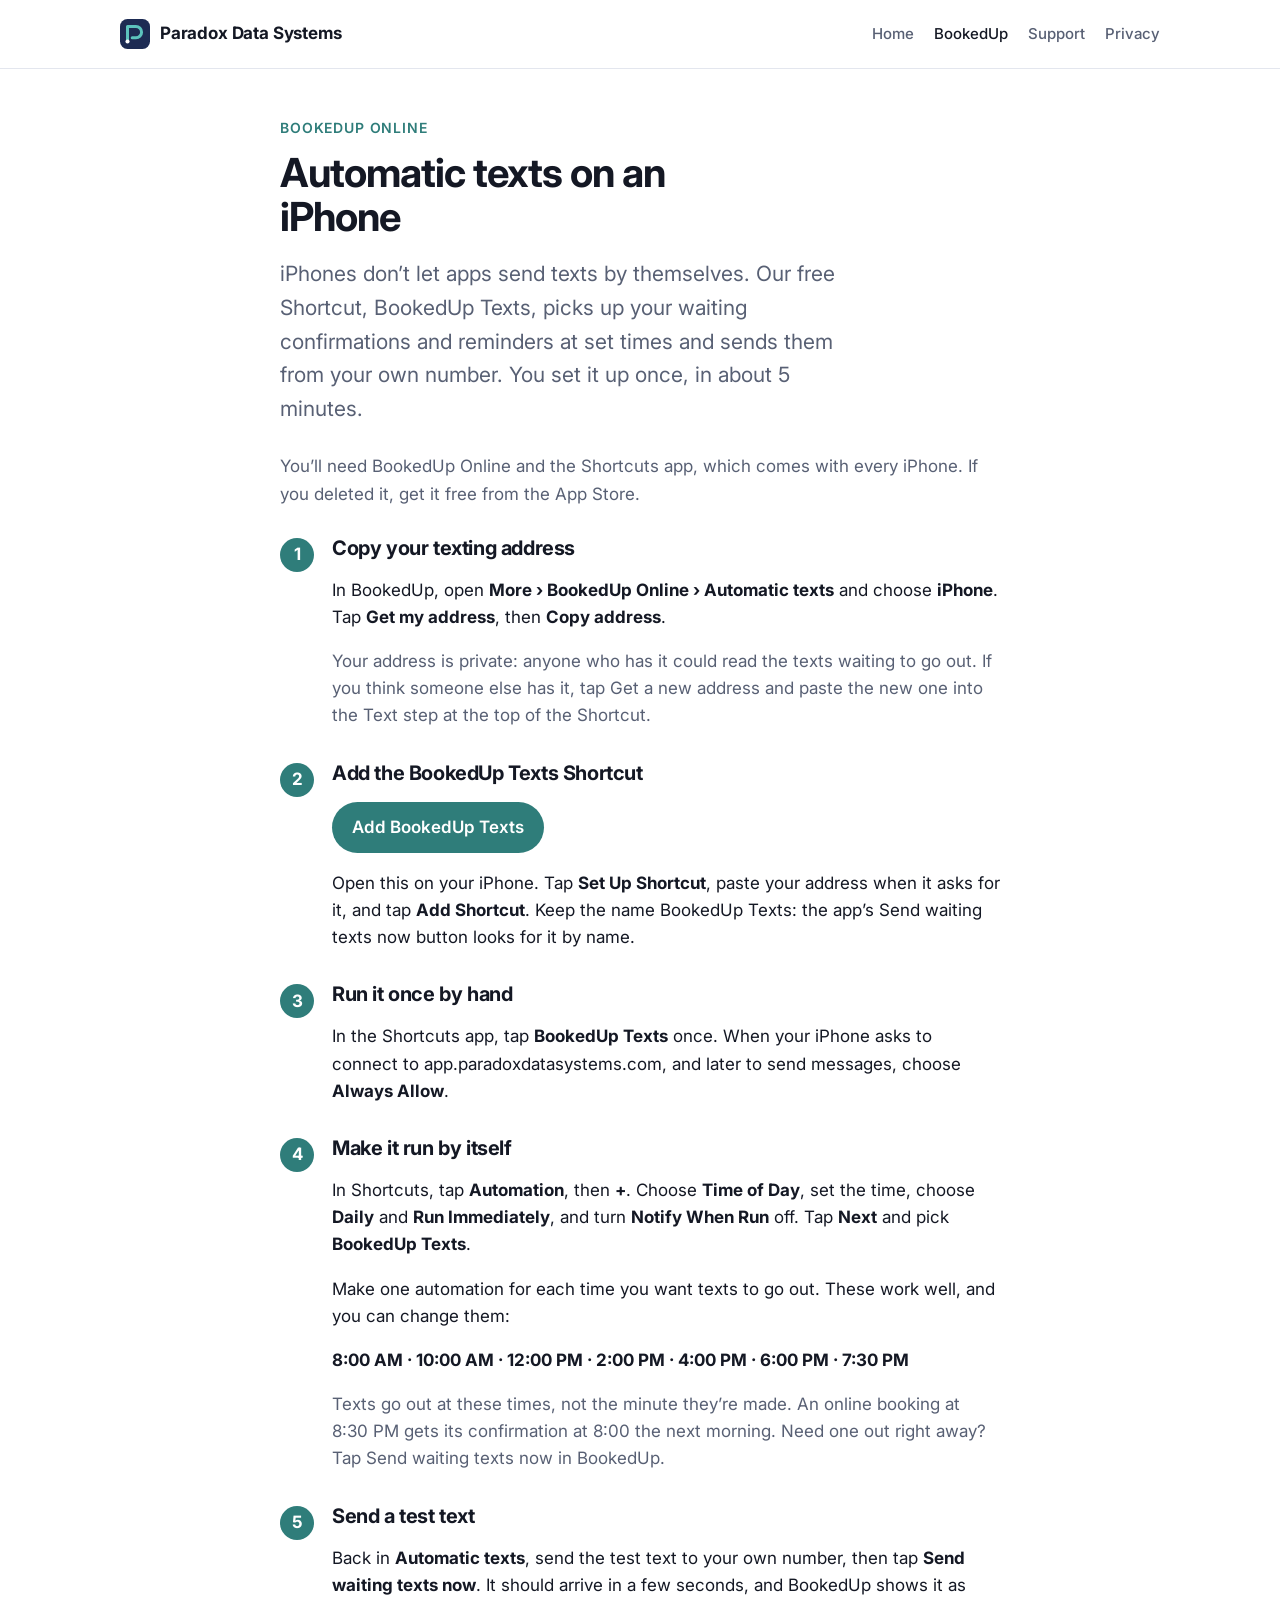
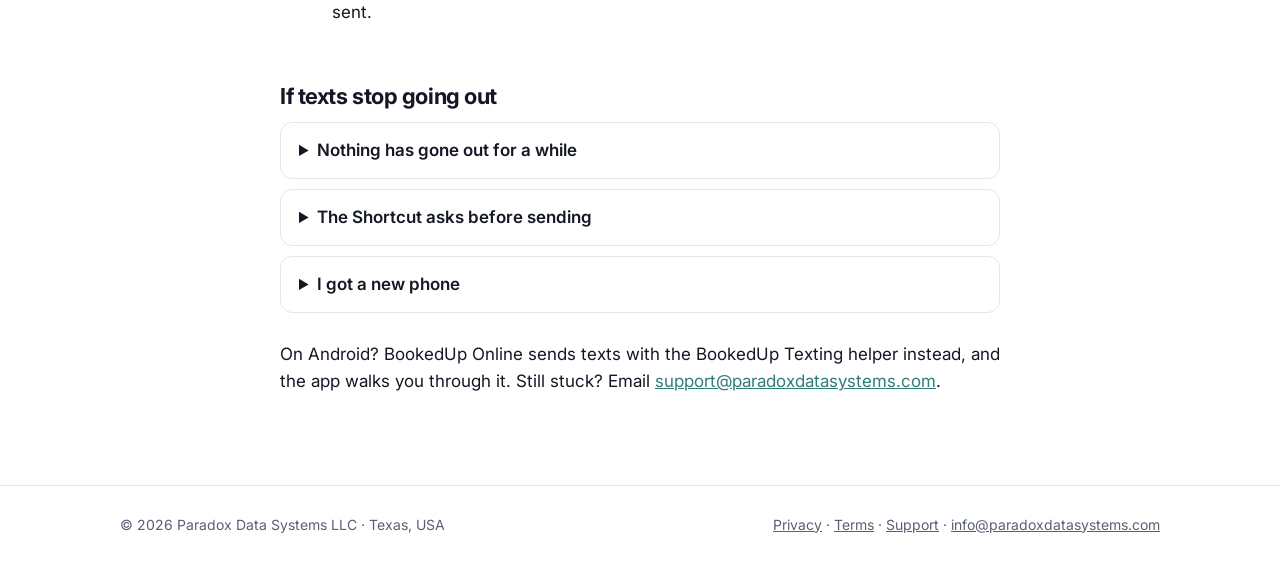
<file: bookedup/iphone-texts/index.html>
<!doctype html>
<html lang="en">
<head>
<meta charset="utf-8">
<meta name="viewport" content="width=device-width, initial-scale=1">
<title>BookedUp Texts for iPhone</title>
<meta name="description" content="Set up automatic BookedUp texts on an iPhone with the BookedUp Texts Shortcut, in about 5 minutes.">
<meta name="color-scheme" content="light dark">
<link rel="icon" href="../../img/favicon.svg" type="image/svg+xml">
<link rel="preconnect" href="https://fonts.googleapis.com"><link rel="preconnect" href="https://fonts.gstatic.com" crossorigin>
<link href="https://fonts.googleapis.com/css2?family=Inter:wght@400;500;600;700&display=swap" rel="stylesheet">
<link rel="stylesheet" href="../../style.css">
</head>
<body>
<header class="top"><div class="wrap">
  <a class="brand" href="../../"><svg class="mark" viewBox="0 0 32 32" aria-hidden="true"><rect width="32" height="32" rx="8" fill="#1d2b53"/><path d="M8 24V8h9a6 6 0 0 1 0 12h-4" fill="none" stroke="#5cc3bd" stroke-width="3.2" stroke-linecap="round" stroke-linejoin="round"/><circle cx="8" cy="24" r="2.2" fill="#ffffff"/></svg><span>Paradox Data Systems</span></a>
  <nav class="nav" aria-label="Main"><a href="../../">Home</a><a href="../../bookedup/" aria-current="page">BookedUp</a><a href="../../support/">Support</a><a href="../../privacy/">Privacy</a></nav>
</div></header>
<main>

<div class="doc">
  <p class="eyebrow">BookedUp Online</p>
  <h1>Automatic texts on an iPhone</h1>
  <p class="lead">iPhones don&rsquo;t let apps send texts by themselves. Our free Shortcut, BookedUp Texts, picks up your waiting confirmations and reminders at set times and sends them from your own number. You set it up once, in about 5 minutes.</p>
  <p class="muted">You&rsquo;ll need BookedUp Online and the Shortcuts app, which comes with every iPhone. If you deleted it, get it free from the App Store.</p>

  <ol class="steps">
    <li><h2>Copy your texting address</h2>
      <p>In BookedUp, open <strong>More &rsaquo; BookedUp Online &rsaquo; Automatic texts</strong> and choose <strong>iPhone</strong>. Tap <strong>Get my address</strong>, then <strong>Copy address</strong>.</p>
      <p class="muted">Your address is private: anyone who has it could read the texts waiting to go out. If you think someone else has it, tap Get a new address and paste the new one into the Text step at the top of the Shortcut.</p></li>
    <li><h2>Add the BookedUp Texts Shortcut</h2>
      <p class="btns"><a class="btn" href="https://www.icloud.com/shortcuts/ec97c2b57965442fa5679330176b68b5">Add BookedUp Texts</a></p>
      <p>Open this on your iPhone. Tap <strong>Set Up Shortcut</strong>, paste your address when it asks for it, and tap <strong>Add Shortcut</strong>. Keep the name BookedUp Texts: the app&rsquo;s Send waiting texts now button looks for it by name.</p></li>
    <li><h2>Run it once by hand</h2>
      <p>In the Shortcuts app, tap <strong>BookedUp Texts</strong> once. When your iPhone asks to connect to app.paradoxdatasystems.com, and later to send messages, choose <strong>Always Allow</strong>.</p></li>
    <li><h2>Make it run by itself</h2>
      <p>In Shortcuts, tap <strong>Automation</strong>, then <strong>+</strong>. Choose <strong>Time of Day</strong>, set the time, choose <strong>Daily</strong> and <strong>Run Immediately</strong>, and turn <strong>Notify When Run</strong> off. Tap <strong>Next</strong> and pick <strong>BookedUp Texts</strong>.</p>
      <p>Make one automation for each time you want texts to go out. These work well, and you can change them:</p>
      <p><strong>8:00 AM &middot; 10:00 AM &middot; 12:00 PM &middot; 2:00 PM &middot; 4:00 PM &middot; 6:00 PM &middot; 7:30 PM</strong></p>
      <p class="muted">Texts go out at these times, not the minute they&rsquo;re made. An online booking at 8:30 PM gets its confirmation at 8:00 the next morning. Need one out right away? Tap Send waiting texts now in BookedUp.</p></li>
    <li><h2>Send a test text</h2>
      <p>Back in <strong>Automatic texts</strong>, send the test text to your own number, then tap <strong>Send waiting texts now</strong>. It should arrive in a few seconds, and BookedUp shows it as sent.</p></li>
  </ol>

  <h2>If texts stop going out</h2>
  <details><summary>Nothing has gone out for a while</summary>
    <p>Open Shortcuts &rsaquo; Automation and check that each automation still says Run Immediately. BookedUp also warns you in Automatic texts when the Shortcut hasn&rsquo;t checked in for over a day.</p></details>
  <details><summary>The Shortcut asks before sending</summary>
    <p>Run BookedUp Texts once by hand and choose Always Allow when it asks to connect and to send messages.</p></details>
  <details><summary>I got a new phone</summary>
    <p>Add the Shortcut again with the button above, paste your address, and make the automations again. Apple doesn&rsquo;t move automations to a new phone.</p></details>
  <p style="margin-top:28px">On Android? BookedUp Online sends texts with the BookedUp Texting helper instead, and the app walks you through it. Still stuck? Email <a href="mailto:support@paradoxdatasystems.com">support@paradoxdatasystems.com</a>.</p>
</div>

</main>
<footer><div class="wrap">
  <span>&copy; 2026 Paradox Data Systems LLC &middot; Texas, USA</span>
  <span><a href="../../privacy/">Privacy</a> &middot; <a href="../../terms/">Terms</a> &middot; <a href="../../support/">Support</a> &middot; <a href="mailto:info@paradoxdatasystems.com">info@paradoxdatasystems.com</a></span>
</div></footer>
</body>
</html>
</file>
<file: style.css>
:root {
  --bg: #ffffff;
  --bg-soft: #f4f5f8;
  --ink: #141824;
  --muted: #586074;
  --line: #e3e6ee;
  --brand: #1d2b53;
  --accent: #2f7d7a;
  --accent-ink: #ffffff;
  --pink: #c2049a;
  --radius: 16px;
  --max: 1080px;
}
@media (prefers-color-scheme: dark) {
  :root {
    --bg: #0f121a;
    --bg-soft: #171b26;
    --ink: #eef0f5;
    --muted: #a6adbf;
    --line: #262b39;
    --brand: #c9d3f2;
    --accent: #5cc3bd;
    --accent-ink: #0f121a;
    --pink: #f07ad4;
  }
}
* { box-sizing: border-box; }
html { -webkit-text-size-adjust: 100%; }
body {
  margin: 0; background: var(--bg); color: var(--ink);
  font: 17px/1.6 "Inter", system-ui, -apple-system, "Segoe UI", Roboto, sans-serif;
}
a { color: var(--accent); }
a:hover { text-decoration-thickness: 2px; }
img { max-width: 100%; display: block; }
.wrap { max-width: var(--max); margin: 0 auto; padding: 0 20px; }

/* header */
.top { border-bottom: 1px solid var(--line); }
.top .wrap { display: flex; align-items: center; justify-content: space-between; gap: 16px; min-height: 68px; flex-wrap: wrap; }
.brand { display: flex; align-items: center; gap: 10px; color: var(--ink); text-decoration: none; font-weight: 700; letter-spacing: -0.01em; }
.mark { width: 30px; height: 30px; flex: none; }
.nav { display: flex; gap: 20px; flex-wrap: wrap; }
.nav a { color: var(--muted); text-decoration: none; font-weight: 500; font-size: 15px; }
.nav a:hover, .nav a[aria-current="page"] { color: var(--ink); }

/* hero */
.hero { padding: 72px 0 56px; }
.eyebrow { color: var(--accent); font-weight: 600; font-size: 14px; letter-spacing: 0.06em; text-transform: uppercase; margin: 0 0 12px; }
h1 { font-size: clamp(32px, 5vw, 52px); line-height: 1.1; letter-spacing: -0.025em; margin: 0 0 18px; max-width: 18ch; }
.lead { font-size: clamp(18px, 2.2vw, 21px); color: var(--muted); max-width: 46ch; margin: 0 0 28px; }
h2 { font-size: clamp(24px, 3vw, 32px); letter-spacing: -0.02em; line-height: 1.2; margin: 0 0 12px; }
h3 { font-size: 19px; margin: 0 0 6px; }
.btn {
  display: inline-block; padding: 12px 20px; border-radius: 999px; background: var(--accent); color: var(--accent-ink);
  text-decoration: none; font-weight: 600;
}
.btn.ghost { background: transparent; color: var(--ink); border: 1px solid var(--line); }
.btns { display: flex; gap: 12px; flex-wrap: wrap; }

/* sections */
section { padding: 56px 0; }
.soft { background: var(--bg-soft); }
.grid { display: grid; gap: 18px; grid-template-columns: repeat(auto-fit, minmax(240px, 1fr)); }
.card { background: var(--bg); border: 1px solid var(--line); border-radius: var(--radius); padding: 22px; }
.soft .card { background: var(--bg); }
.card p { margin: 0; color: var(--muted); }
.product { display: grid; grid-template-columns: auto 1fr; gap: 20px; align-items: start; }
.product img { width: 84px; height: 84px; border-radius: 20px; }
.tag { display: inline-block; font-size: 13px; font-weight: 600; padding: 2px 10px; border-radius: 999px; background: var(--bg-soft); color: var(--muted); border: 1px solid var(--line); }
.tag.live { color: var(--pink); }
ul.ticks { padding: 0; margin: 14px 0 0; list-style: none; display: grid; gap: 8px; }
ul.ticks li { padding-left: 26px; position: relative; color: var(--ink); }
ul.ticks li::before { content: ""; position: absolute; left: 2px; top: 9px; width: 12px; height: 7px; border-left: 2.5px solid var(--accent); border-bottom: 2.5px solid var(--accent); transform: rotate(-45deg); }

/* long text pages */
.doc { max-width: 760px; padding: 48px 20px 72px; margin: 0 auto; }
.doc h1 { font-size: clamp(30px, 4vw, 40px); }
.doc h2 { font-size: 22px; margin-top: 34px; }
.doc .muted { color: var(--muted); }
ol.steps { list-style: none; counter-reset: step; padding: 0; margin: 28px 0 0; }
ol.steps > li { counter-increment: step; position: relative; padding: 0 0 6px 52px; }
ol.steps > li::before { content: counter(step); position: absolute; left: 0; top: 2px; width: 34px; height: 34px; border-radius: 50%;
  background: var(--accent); color: var(--accent-ink); font-weight: 700; display: grid; place-items: center; }
ol.steps h2 { margin-top: 8px; font-size: 20px; }
details { border: 1px solid var(--line); border-radius: 12px; padding: 14px 18px; margin: 10px 0; background: var(--bg); }
summary { cursor: pointer; font-weight: 600; }
details p { color: var(--muted); margin: 10px 0 0; }

/* footer */
footer { border-top: 1px solid var(--line); padding: 28px 0 40px; color: var(--muted); font-size: 14px; }
footer .wrap { display: flex; justify-content: space-between; gap: 16px; flex-wrap: wrap; }
footer a { color: var(--muted); }

@media (max-width: 560px) {
  .hero { padding: 48px 0 36px; }
  section { padding: 40px 0; }
  .product { grid-template-columns: 1fr; }
}

.app-hero { display: grid; gap: 28px; grid-template-columns: auto 1fr; align-items: center; }
@media (max-width: 560px) {
  .app-hero { grid-template-columns: 1fr; gap: 18px; }
  .app-hero img { width: 84px; height: 84px; border-radius: 20px !important; }
}
</file>
